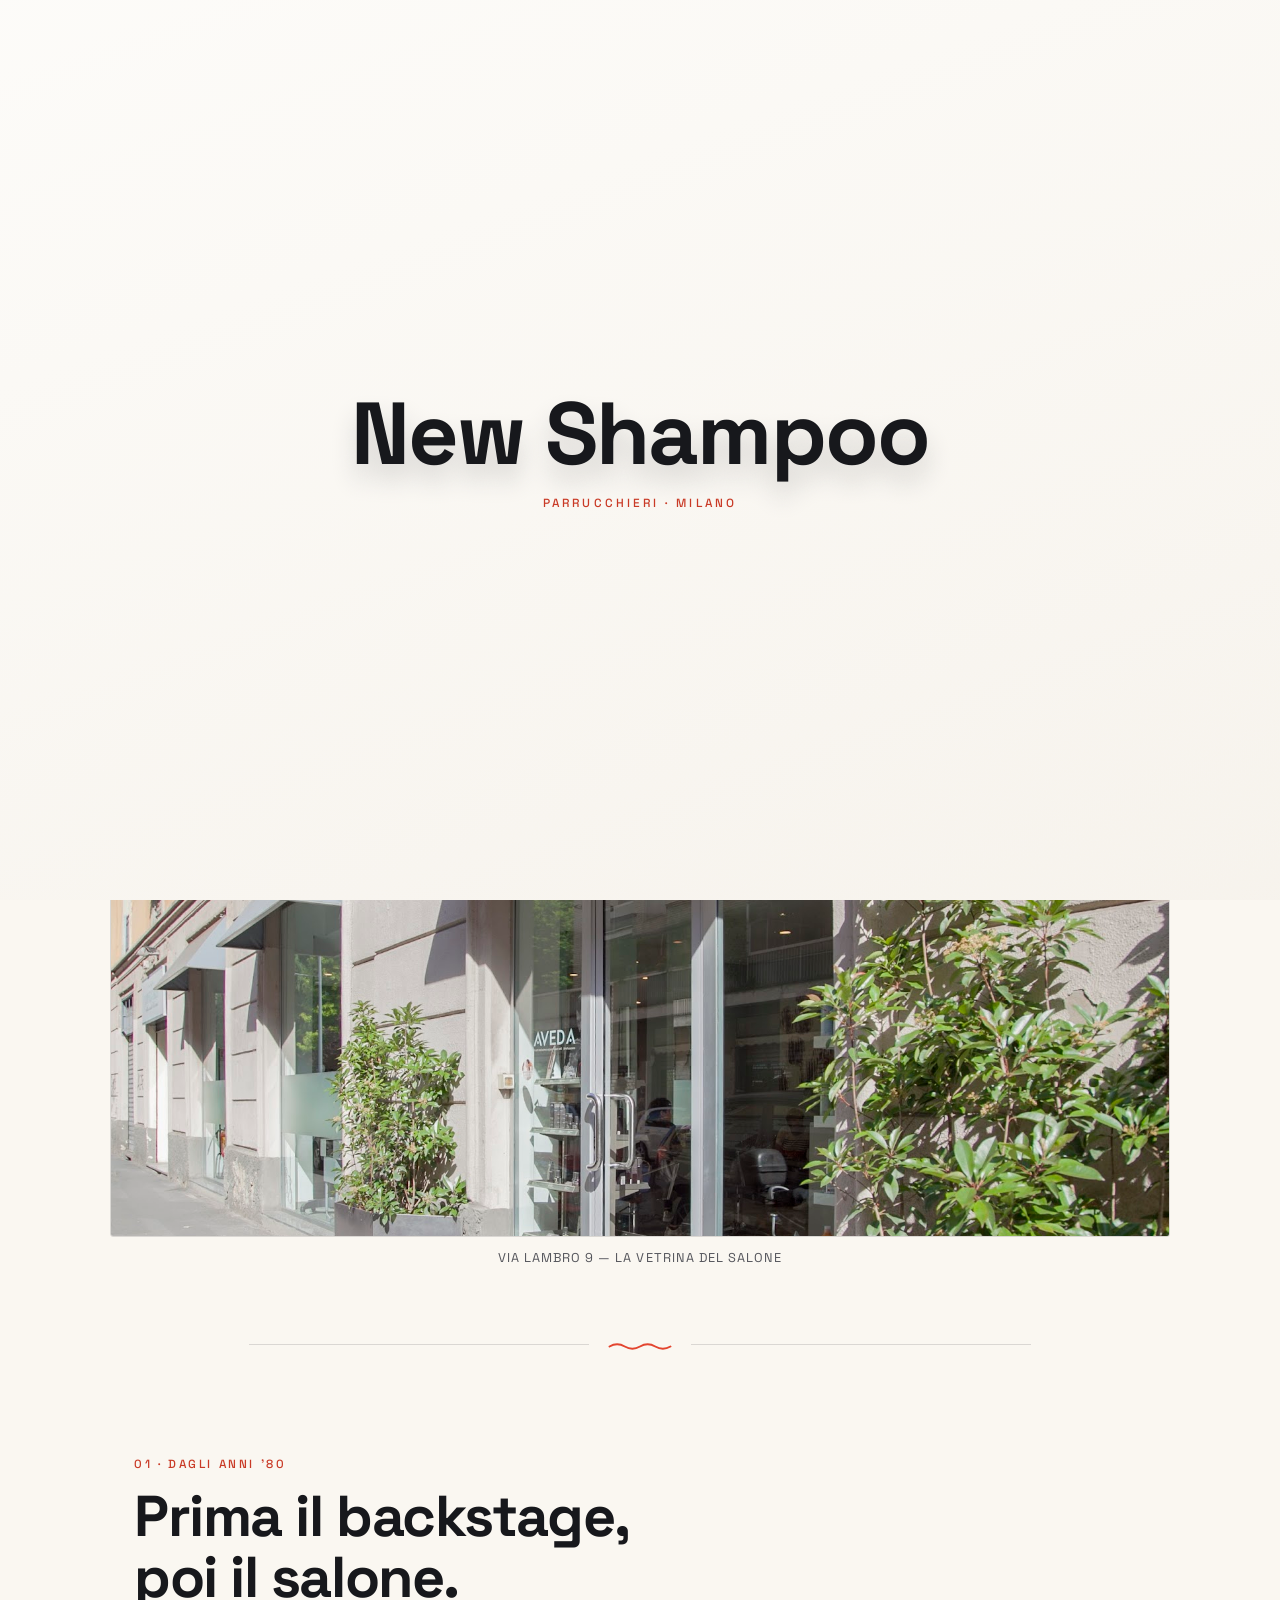
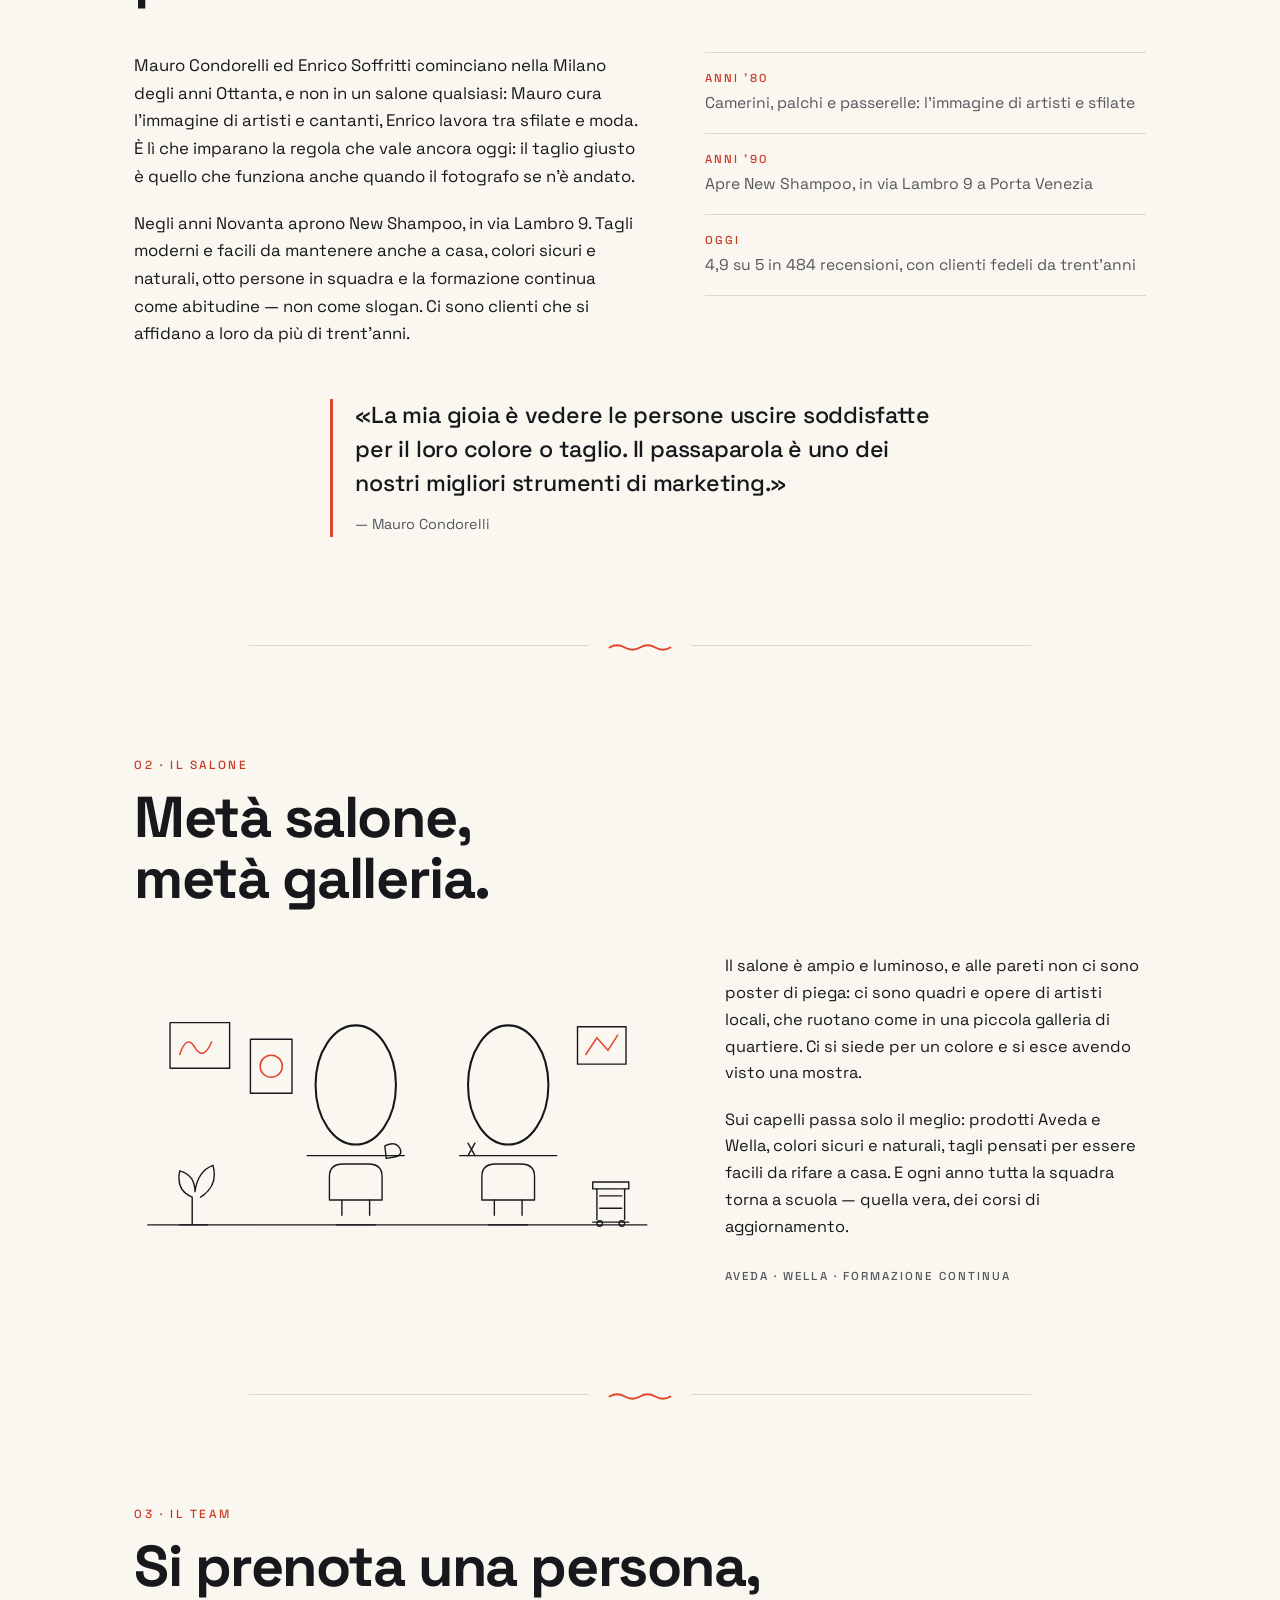
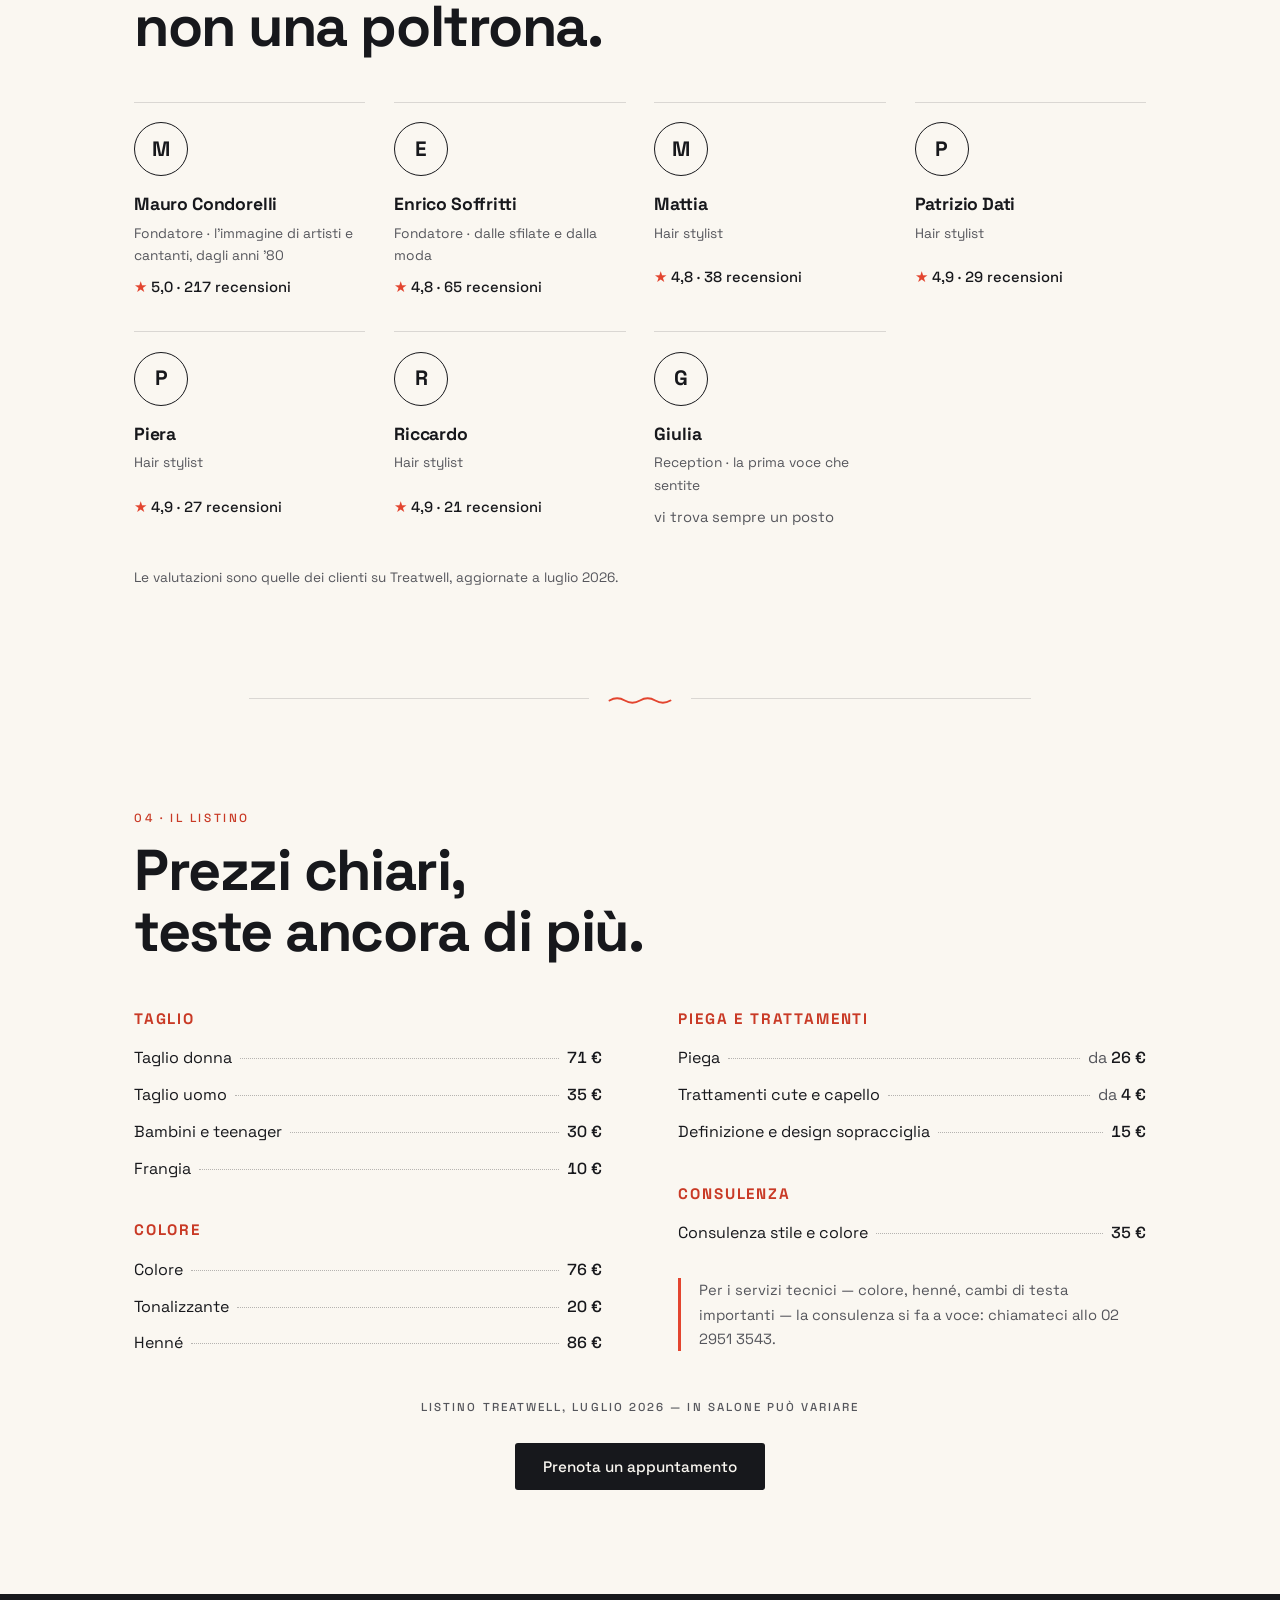
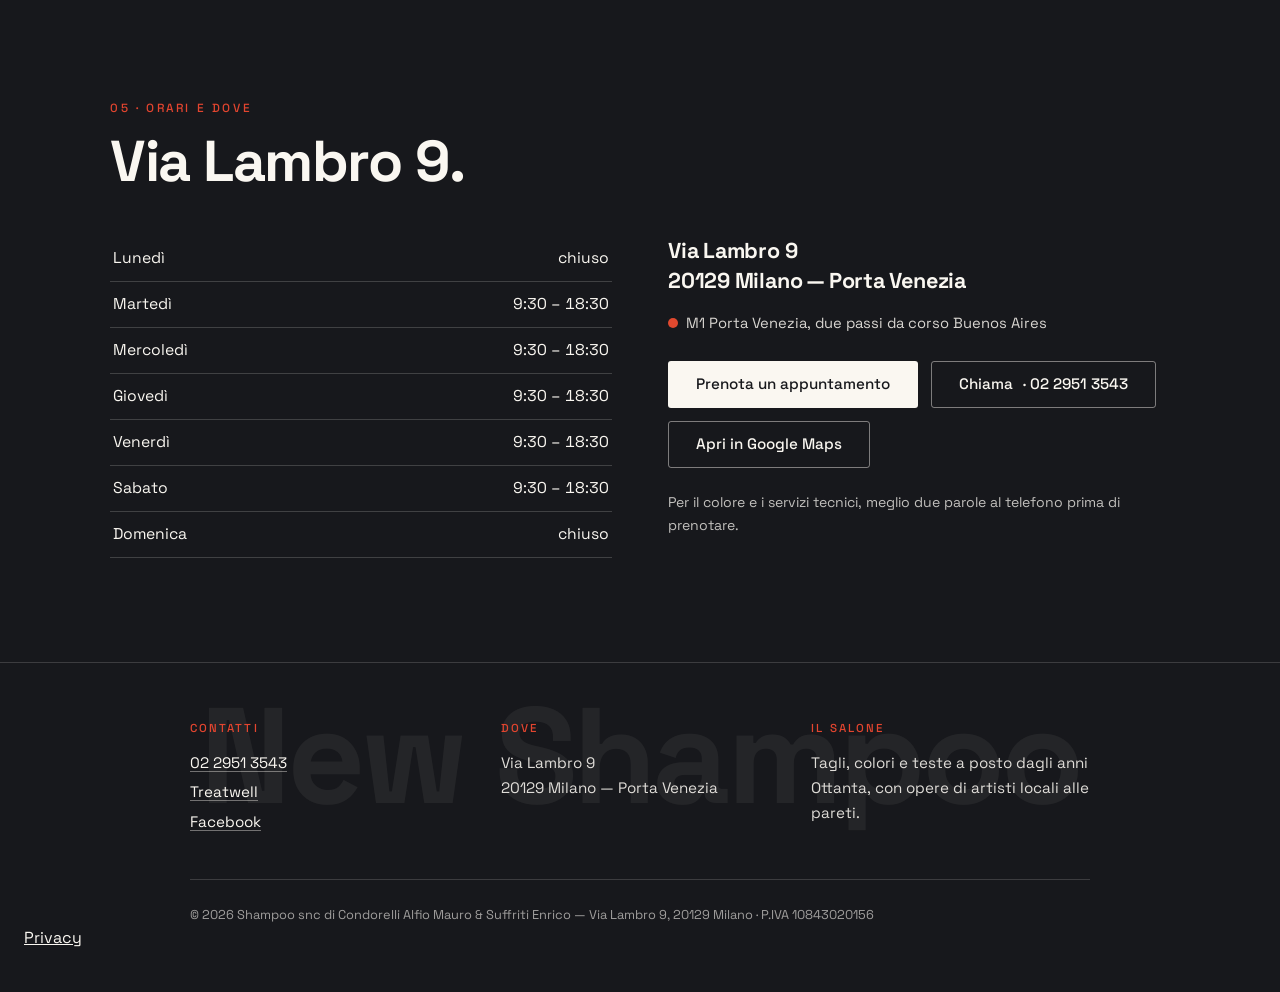
<file: index.html>
﻿<!DOCTYPE html>
<html lang="it">
<head>
  <meta charset="UTF-8">
  <meta name="viewport" content="width=device-width, initial-scale=1.0">
  <meta name="robots" content="noindex">
  <title>New Shampoo — Parrucchieri a Milano, Porta Venezia dagli anni '80 | Via Lambro 9</title>
  <meta name="description" content="New Shampoo: il salone di Mauro Condorelli ed Enrico Soffritti in via Lambro 9, Porta Venezia, Milano. Tagli e colori con prodotti Aveda e Wella, 4,9 su 5 in 484 recensioni. Listino trasparente e prenotazione online.">
  <meta property="og:title" content="New Shampoo — Parrucchieri a Milano, Porta Venezia">
  <meta property="og:description" content="Capelli perfetti, dagli anni Ottanta. Il salone-galleria di via Lambro 9: 4,9 su 5 in 484 recensioni verificate.">
  <meta property="og:type" content="website">
  <meta property="og:locale" content="it_IT">
  <meta property="og:url" content="https://rotenzark.github.io/new-shampoo/">
  <meta property="og:image" content="https://rotenzark.github.io/new-shampoo/og-image.png">
  <meta name="twitter:card" content="summary_large_image">
  <link rel="canonical" href="https://rotenzark.github.io/new-shampoo/">
  <meta name="theme-color" content="#FAF7F1">
  <link rel="icon" href="favicon.svg?v=1" type="image/svg+xml">
  <link rel="icon" href="favicon-32.png?v=1" type="image/png" sizes="32x32">
  <link rel="apple-touch-icon" href="apple-touch-icon.png?v=1">
  <script>
    document.documentElement.classList.add('js');
    try { if (sessionStorage.getItem('ns-intro')) document.documentElement.classList.add('intro-vista'); } catch (e) {}
  </script>
  <link rel="stylesheet" href="fonts/fonts.css?v=1">
  <link rel="stylesheet" href="css/style.css?v=2">
  <script type="application/ld+json">
  {
    "@context": "https://schema.org",
    "@type": "HairSalon",
    "name": "New Shampoo",
    "legalName": "Shampoo snc di Condorelli Alfio Mauro & Suffriti Enrico",
    "description": "Salone di parrucchieri a Porta Venezia, Milano: tagli moderni e facili da mantenere, colori sicuri e naturali con prodotti Aveda e Wella. Fondato da Mauro Condorelli ed Enrico Soffritti.",
    "telephone": "+390229513543",
    "priceRange": "€€",
    "url": "https://rotenzark.github.io/new-shampoo/",
    "image": "https://rotenzark.github.io/new-shampoo/og-image.png",
    "sameAs": [
      "https://www.treatwell.it/salone/new-shampoo-1/",
      "https://www.facebook.com/newshampoo1981"
    ],
    "address": {
      "@type": "PostalAddress",
      "streetAddress": "Via Lambro 9",
      "addressLocality": "Milano",
      "postalCode": "20129",
      "addressRegion": "MI",
      "addressCountry": "IT"
    },
    "areaServed": "Milano Porta Venezia",
    "hasMap": "https://www.google.com/maps/search/?api=1&query=Via+Lambro+9%2C+Milano",
    "openingHoursSpecification": [
      {
        "@type": "OpeningHoursSpecification",
        "dayOfWeek": [
          "Tuesday",
          "Wednesday",
          "Thursday",
          "Friday",
          "Saturday"
        ],
        "opens": "09:30",
        "closes": "18:30"
      }
    ]
  }
</script>
</head>
<body>

  <!-- ============ INTRO "LO SPECCHIO" ============ -->
  <div class="intro" id="intro" aria-hidden="true">
    <div class="intro-specchio">
      <p class="intro-ghost" aria-hidden="true">New Shampoo</p>
      <div class="intro-chiaro">
        <p class="intro-nome">New Shampoo</p>
        <p class="intro-riga">Parrucchieri · Milano</p>
      </div>
      <div class="intro-nebbia" aria-hidden="true"></div>
    </div>
  </div>
  <noscript><style>.intro { display: none; }</style></noscript>

  <a class="skip-link" href="#top" data-i18n="skip">Salta al contenuto</a>

  <header class="topbar">
    <a class="wordmark" href="#top" aria-label="New Shampoo — torna su" data-i18n-aria="aria_top">New Shampoo</a>
    <nav class="nav" aria-label="Navigazione principale" data-i18n-aria="aria_nav">
      <button class="nav-toggle" aria-expanded="false" aria-controls="nav-menu">
        <span class="nav-toggle-bar" aria-hidden="true"></span>
        <span data-i18n="menu">Menu</span>
      </button>
      <ul class="nav-menu" id="nav-menu">
        <li><a href="#storia" data-i18n="nav_story">Dagli anni '80</a></li>
        <li><a href="#salone" data-i18n="nav_salon">Il salone</a></li>
        <li><a href="#team" data-i18n="nav_team">Il team</a></li>
        <li><a href="#listino" data-i18n="nav_prices">Il listino</a></li>
        <li><a href="#orari" data-i18n="nav_hours">Orari e dove</a></li>
      </ul>
    </nav>
    <div class="topbar-actions">
      <div class="lang-switch" role="group" aria-label="Lingua / Language">
        <button class="lang-btn is-active" data-lang="it" aria-pressed="true">IT</button>
        <span class="lang-sep" aria-hidden="true">/</span>
        <button class="lang-btn" data-lang="en" aria-pressed="false">EN</button>
      </div>
      <a class="btn btn-pieno btn-small" href="https://www.treatwell.it/salone/new-shampoo-1/" target="_blank" rel="noopener">
        <span data-i18n="book_short">Prenota</span>
      </a>
    </div>
  </header>

  <main id="top">

    <!-- ============ HERO ============ -->
    <section class="hero">
      <p class="eyebrow" data-i18n="hero_eyebrow">Parrucchieri · Porta Venezia, Milano · Via Lambro 9</p>
      <h1 class="hero-nome">New <span class="hero-accento">Shampoo<svg class="squiggle" viewBox="0 0 220 14" fill="none" preserveAspectRatio="none" aria-hidden="true"><path d="M2 10 Q16 2 30 10 T58 10 T86 10 T114 10 T142 10 T170 10 T198 10 T218 10"/></svg></span></h1>
      <p class="hero-claim" data-i18n="hero_claim">Capelli perfetti, dagli anni Ottanta.</p>
      <p class="hero-lead" data-i18n="hero_lead">Mauro veniva dai camerini di artisti e cantanti, Enrico dalle sfilate. Da allora fanno una cosa sola, e la fanno bene: teste a posto, in via Lambro 9.</p>
      <div class="hero-cta">
        <a class="btn btn-pieno" href="https://www.treatwell.it/salone/new-shampoo-1/" target="_blank" rel="noopener" data-i18n="book_cta">Prenota un appuntamento</a>
        <a class="btn btn-quieto" href="#listino" data-i18n="prices_cta">Guarda il listino</a>
      </div>
      <a class="hero-badge" href="https://www.treatwell.it/salone/new-shampoo-1/" target="_blank" rel="noopener">
        <span class="badge-voto">4,9<span class="badge-su">/5</span></span>
        <span class="badge-testo" data-i18n="hero_badge">484 recensioni verificate su Treatwell</span>
      </a>
      <figure class="hero-foto">
        <img src="assets/img/vetrina.jpg" alt="La vetrina di New Shampoo in via Lambro 9: facciata chiara, insegna Aveda e la scritta New Shampoo sul vetro" data-i18n-alt="hero_foto_alt" width="1600" height="1066">
        <figcaption data-i18n="hero_foto_cap">Via Lambro 9 — la vetrina del salone</figcaption>
      </figure>
    </section>

    <div class="filo" aria-hidden="true"><svg viewBox="0 0 84 12" fill="none"><path d="M2 8 Q12 2 22 8 T42 8 T62 8 T82 8"/></svg></div>

    <!-- ============ DAGLI ANNI '80 ============ -->
    <section class="sezione" id="storia">
      <p class="sezione-num" data-i18n="story_num">01 · Dagli anni '80</p>
      <h2 class="sezione-titolo" data-i18n="story_title">Prima il backstage,<br>poi il salone.</h2>
      <div class="storia-griglia">
        <div class="storia-testo">
          <p data-i18n="story_p1">Mauro Condorelli ed Enrico Soffritti cominciano nella Milano degli anni Ottanta, e non in un salone qualsiasi: Mauro cura l'immagine di artisti e cantanti, Enrico lavora tra sfilate e moda. È lì che imparano la regola che vale ancora oggi: il taglio giusto è quello che funziona anche quando il fotografo se n'è andato.</p>
          <p data-i18n="story_p2">Negli anni Novanta aprono New Shampoo, in via Lambro 9. Tagli moderni e facili da mantenere anche a casa, colori sicuri e naturali, otto persone in squadra e la formazione continua come abitudine — non come slogan. Ci sono clienti che si affidano a loro da più di trent'anni.</p>
        </div>
        <ul class="tappe">
          <li class="tappa">
            <span class="tappa-quando mono" data-i18n="t1_q">Anni '80</span>
            <span class="tappa-cosa" data-i18n="t1_c">Camerini, palchi e passerelle: l'immagine di artisti e sfilate</span>
          </li>
          <li class="tappa">
            <span class="tappa-quando mono" data-i18n="t2_q">Anni '90</span>
            <span class="tappa-cosa" data-i18n="t2_c">Apre New Shampoo, in via Lambro 9 a Porta Venezia</span>
          </li>
          <li class="tappa">
            <span class="tappa-quando mono" data-i18n="t3_q">Oggi</span>
            <span class="tappa-cosa" data-i18n="t3_c">4,9 su 5 in 484 recensioni, con clienti fedeli da trent'anni</span>
          </li>
        </ul>
      </div>
      <blockquote class="citazione">
        <p data-i18n="quote">«La mia gioia è vedere le persone uscire soddisfatte per il loro colore o taglio. Il passaparola è uno dei nostri migliori strumenti di marketing.»</p>
        <cite>— Mauro Condorelli</cite>
      </blockquote>
    </section>

    <div class="filo" aria-hidden="true"><svg viewBox="0 0 84 12" fill="none"><path d="M2 8 Q12 2 22 8 T42 8 T62 8 T82 8"/></svg></div>

    <!-- ============ IL SALONE ============ -->
    <section class="sezione" id="salone">
      <p class="sezione-num" data-i18n="salon_num">02 · Il salone</p>
      <h2 class="sezione-titolo" data-i18n="salon_title">Metà salone,<br>metà galleria.</h2>
      <div class="salone-griglia">
        <svg class="salone-illustrazione reveal" viewBox="0 0 760 400" fill="none" focusable="false" role="img" aria-label="Illustrazione al tratto del salone: specchi, poltrone e quadri alle pareti" data-i18n-aria="salon_illu">
          <!-- pavimento -->
          <line class="tratto" x1="20" y1="352" x2="740" y2="352"/>
          <!-- quadri alle pareti -->
          <rect class="tratto" x="52" y="60" width="86" height="66"/>
          <path class="tratto-accento" d="M66 106 Q76 76 88 96 T112 88" />
          <rect class="tratto" x="168" y="84" width="60" height="78"/>
          <circle class="tratto-accento" cx="198" cy="123" r="16"/>
          <rect class="tratto" x="640" y="66" width="70" height="54"/>
          <path class="tratto-accento" d="M652 106 L668 82 L684 100 L698 78"/>
          <!-- specchio ovale sinistro con mensola e phon -->
          <ellipse class="tratto spesso" cx="320" cy="150" rx="58" ry="86"/>
          <line class="tratto" x1="250" y1="252" x2="390" y2="252"/>
          <path class="tratto" d="M362 238 q16 -8 22 4 q4 10 -8 12 l-12 2 Z"/>
          <!-- poltrona sinistra -->
          <path class="tratto" d="M282 282 q0 -18 20 -18 h36 q20 0 20 18 v34 h-76 Z"/>
          <path class="tratto" d="M300 316 v22 m40 -22 v22 M292 352 h56"/>
          <!-- specchio ovale destro -->
          <ellipse class="tratto spesso" cx="540" cy="150" rx="58" ry="86"/>
          <line class="tratto" x1="470" y1="252" x2="610" y2="252"/>
          <path class="tratto" d="M482 234 l10 18 m0 -18 l-10 18"/>
          <!-- poltrona destra -->
          <path class="tratto" d="M502 282 q0 -18 20 -18 h36 q20 0 20 18 v34 h-76 Z"/>
          <path class="tratto" d="M520 316 v22 m40 -22 v22 M512 352 h56"/>
          <!-- pianta -->
          <path class="tratto" d="M84 352 v-40 q-24 -10 -18 -38 q22 6 22 30 q4 -30 26 -38 q8 30 -18 46 M66 352 h40"/>
          <!-- carrello -->
          <rect class="tratto" x="662" y="290" width="52" height="10"/>
          <path class="tratto" d="M668 300 v44 m40 -44 v44 m-46 4 h52 M672 310 h32 M672 328 h32"/>
          <circle class="tratto" cx="672" cy="350" r="4"/>
          <circle class="tratto" cx="704" cy="350" r="4"/>
        </svg>
        <div class="salone-testo">
          <p data-i18n="salon_p1">Il salone è ampio e luminoso, e alle pareti non ci sono poster di piega: ci sono quadri e opere di artisti locali, che ruotano come in una piccola galleria di quartiere. Ci si siede per un colore e si esce avendo visto una mostra.</p>
          <p data-i18n="salon_p2">Sui capelli passa solo il meglio: prodotti Aveda e Wella, colori sicuri e naturali, tagli pensati per essere facili da rifare a casa. E ogni anno tutta la squadra torna a scuola — quella vera, dei corsi di aggiornamento.</p>
          <p class="salone-marchi mono" data-i18n="salon_brands">Aveda · Wella · Formazione continua</p>
        </div>
      </div>
    </section>

    <div class="filo" aria-hidden="true"><svg viewBox="0 0 84 12" fill="none"><path d="M2 8 Q12 2 22 8 T42 8 T62 8 T82 8"/></svg></div>

    <!-- ============ IL TEAM ============ -->
    <section class="sezione" id="team">
      <p class="sezione-num" data-i18n="team_num">03 · Il team</p>
      <h2 class="sezione-titolo" data-i18n="team_title">Si prenota una persona,<br>non una poltrona.</h2>
      <ul class="squadra">
        <li class="persona reveal">
          <span class="persona-avatar" aria-hidden="true">M</span>
          <h3 class="persona-nome">Mauro Condorelli</h3>
          <p class="persona-ruolo" data-i18n="p1_r">Fondatore · l'immagine di artisti e cantanti, dagli anni '80</p>
          <p class="persona-voto"><span class="stella" aria-hidden="true">★</span> 5,0 · <span data-i18n="rev217">217 recensioni</span></p>
        </li>
        <li class="persona reveal">
          <span class="persona-avatar" aria-hidden="true">E</span>
          <h3 class="persona-nome">Enrico Soffritti</h3>
          <p class="persona-ruolo" data-i18n="p2_r">Fondatore · dalle sfilate e dalla moda</p>
          <p class="persona-voto"><span class="stella" aria-hidden="true">★</span> 4,8 · <span data-i18n="rev65">65 recensioni</span></p>
        </li>
        <li class="persona reveal">
          <span class="persona-avatar" aria-hidden="true">M</span>
          <h3 class="persona-nome">Mattia</h3>
          <p class="persona-ruolo" data-i18n="p_style">Hair stylist</p>
          <p class="persona-voto"><span class="stella" aria-hidden="true">★</span> 4,8 · <span data-i18n="rev38">38 recensioni</span></p>
        </li>
        <li class="persona reveal">
          <span class="persona-avatar" aria-hidden="true">P</span>
          <h3 class="persona-nome">Patrizio Dati</h3>
          <p class="persona-ruolo" data-i18n="p_style">Hair stylist</p>
          <p class="persona-voto"><span class="stella" aria-hidden="true">★</span> 4,9 · <span data-i18n="rev29">29 recensioni</span></p>
        </li>
        <li class="persona reveal">
          <span class="persona-avatar" aria-hidden="true">P</span>
          <h3 class="persona-nome">Piera</h3>
          <p class="persona-ruolo" data-i18n="p_style">Hair stylist</p>
          <p class="persona-voto"><span class="stella" aria-hidden="true">★</span> 4,9 · <span data-i18n="rev27">27 recensioni</span></p>
        </li>
        <li class="persona reveal">
          <span class="persona-avatar" aria-hidden="true">R</span>
          <h3 class="persona-nome">Riccardo</h3>
          <p class="persona-ruolo" data-i18n="p_style">Hair stylist</p>
          <p class="persona-voto"><span class="stella" aria-hidden="true">★</span> 4,9 · <span data-i18n="rev21">21 recensioni</span></p>
        </li>
        <li class="persona reveal">
          <span class="persona-avatar" aria-hidden="true">G</span>
          <h3 class="persona-nome">Giulia</h3>
          <p class="persona-ruolo" data-i18n="p_rec">Reception · la prima voce che sentite</p>
          <p class="persona-voto persona-voto-quieto" data-i18n="p_rec2">vi trova sempre un posto</p>
        </li>
      </ul>
      <p class="squadra-nota" data-i18n="team_note">Le valutazioni sono quelle dei clienti su Treatwell, aggiornate a luglio 2026.</p>
    </section>

    <div class="filo" aria-hidden="true"><svg viewBox="0 0 84 12" fill="none"><path d="M2 8 Q12 2 22 8 T42 8 T62 8 T82 8"/></svg></div>

    <!-- ============ IL LISTINO ============ -->
    <section class="sezione" id="listino">
      <p class="sezione-num" data-i18n="prices_num">04 · Il listino</p>
      <h2 class="sezione-titolo" data-i18n="prices_title">Prezzi chiari,<br>teste ancora di più.</h2>

      <div class="listino-colonne">
        <div class="listino-cat">
          <h3 class="cat-nome" data-i18n="c1">Taglio</h3>
          <ul class="voci">
            <li class="voce"><span class="voce-nome" data-i18n="v1">Taglio donna</span><span class="voce-punti" aria-hidden="true"></span><span class="voce-prezzo">71 €</span></li>
            <li class="voce"><span class="voce-nome" data-i18n="v2">Taglio uomo</span><span class="voce-punti" aria-hidden="true"></span><span class="voce-prezzo">35 €</span></li>
            <li class="voce"><span class="voce-nome" data-i18n="v3">Bambini e teenager</span><span class="voce-punti" aria-hidden="true"></span><span class="voce-prezzo">30 €</span></li>
            <li class="voce"><span class="voce-nome" data-i18n="v4">Frangia</span><span class="voce-punti" aria-hidden="true"></span><span class="voce-prezzo">10 €</span></li>
          </ul>
          <h3 class="cat-nome cat-nome-dopo" data-i18n="c2">Colore</h3>
          <ul class="voci">
            <li class="voce"><span class="voce-nome" data-i18n="v5">Colore</span><span class="voce-punti" aria-hidden="true"></span><span class="voce-prezzo">76 €</span></li>
            <li class="voce"><span class="voce-nome" data-i18n="v6">Tonalizzante</span><span class="voce-punti" aria-hidden="true"></span><span class="voce-prezzo">20 €</span></li>
            <li class="voce"><span class="voce-nome" data-i18n="v7">Henné</span><span class="voce-punti" aria-hidden="true"></span><span class="voce-prezzo">86 €</span></li>
          </ul>
        </div>
        <div class="listino-cat">
          <h3 class="cat-nome" data-i18n="c3">Piega e trattamenti</h3>
          <ul class="voci">
            <li class="voce"><span class="voce-nome" data-i18n="v8">Piega</span><span class="voce-punti" aria-hidden="true"></span><span class="voce-prezzo"><span data-i18n="da">da</span> 26 €</span></li>
            <li class="voce"><span class="voce-nome" data-i18n="v9">Trattamenti cute e capello</span><span class="voce-punti" aria-hidden="true"></span><span class="voce-prezzo"><span data-i18n="da">da</span> 4 €</span></li>
            <li class="voce"><span class="voce-nome" data-i18n="v10">Definizione e design sopracciglia</span><span class="voce-punti" aria-hidden="true"></span><span class="voce-prezzo">15 €</span></li>
          </ul>
          <h3 class="cat-nome cat-nome-dopo" data-i18n="c4">Consulenza</h3>
          <ul class="voci">
            <li class="voce"><span class="voce-nome" data-i18n="v11">Consulenza stile e colore</span><span class="voce-punti" aria-hidden="true"></span><span class="voce-prezzo">35 €</span></li>
          </ul>
          <p class="listino-voce-nota" data-i18n="tech_note">Per i servizi tecnici — colore, henné, cambi di testa importanti — la consulenza si fa a voce: chiamateci allo 02 2951 3543.</p>
        </div>
      </div>
      <p class="listino-nota mono" data-i18n="prices_note">Listino Treatwell, luglio 2026 — in salone può variare</p>
      <div class="listino-cta">
        <a class="btn btn-pieno" href="https://www.treatwell.it/salone/new-shampoo-1/" target="_blank" rel="noopener" data-i18n="book_cta">Prenota un appuntamento</a>
      </div>
    </section>

    <!-- ============ ORARI E DOVE ============ -->
    <section class="sezione sezione-scura" id="orari">
      <p class="sezione-num sezione-num-chiara" data-i18n="hours_num">05 · Orari e dove</p>
      <h2 class="sezione-titolo" data-i18n="hours_title">Via Lambro 9.</h2>
      <div class="orari-dove">
        <table class="orari-tabella">
          <caption class="visually-hidden" data-i18n="hours_caption">Orari di apertura</caption>
          <tbody>
            <tr><th scope="row" data-i18n="mon">Lunedì</th><td data-i18n="closed">chiuso</td></tr>
            <tr><th scope="row" data-i18n="tue">Martedì</th><td>9:30 – 18:30</td></tr>
            <tr><th scope="row" data-i18n="wed">Mercoledì</th><td>9:30 – 18:30</td></tr>
            <tr><th scope="row" data-i18n="thu">Giovedì</th><td>9:30 – 18:30</td></tr>
            <tr><th scope="row" data-i18n="fri">Venerdì</th><td>9:30 – 18:30</td></tr>
            <tr><th scope="row" data-i18n="sat">Sabato</th><td>9:30 – 18:30</td></tr>
            <tr><th scope="row" data-i18n="sun">Domenica</th><td data-i18n="closed">chiuso</td></tr>
          </tbody>
        </table>
        <div class="dove">
          <address class="dove-indirizzo">
            Via Lambro 9<br>
            20129 Milano — Porta Venezia
          </address>
          <p class="dove-metro"><span class="metro-dot" aria-hidden="true"></span> <span data-i18n="metro">M1 Porta Venezia, due passi da corso Buenos Aires</span></p>
          <div class="dove-azioni">
            <a class="btn btn-chiaro" href="https://www.treatwell.it/salone/new-shampoo-1/" target="_blank" rel="noopener" data-i18n="book_cta">Prenota un appuntamento</a>
            <a class="btn btn-quieto-chiaro" href="tel:+390229513543"><span data-i18n="call_cta">Chiama</span>&nbsp;· 02 2951 3543</a>
            <a class="btn btn-quieto-chiaro" href="https://www.google.com/maps/search/?api=1&query=Via+Lambro+9%2C+Milano" target="_blank" rel="noopener" data-i18n="maps">Apri in Google Maps</a>
          </div>
          <p class="dove-note" data-i18n="phone_note">Per il colore e i servizi tecnici, meglio due parole al telefono prima di prenotare.</p>
        </div>
      </div>
    </section>

  </main>

  <!-- ============ FOOTER ============ -->
  <footer class="footer">
    <p class="footer-wordmark" aria-hidden="true">New Shampoo</p>
    <div class="footer-cols">
      <div>
        <h3 data-i18n="f_contacts">Contatti</h3>
        <p><a href="tel:+390229513543">02 2951 3543</a></p>
        <p><a href="https://www.treatwell.it/salone/new-shampoo-1/" target="_blank" rel="noopener">Treatwell</a></p>
        <p><a href="https://www.facebook.com/newshampoo1981" target="_blank" rel="noopener">Facebook</a></p>
      </div>
      <div>
        <h3 data-i18n="f_where">Dove</h3>
        <p>Via Lambro 9<br>20129 Milano — Porta Venezia</p>
      </div>
      <div>
        <h3 data-i18n="f_what">Il salone</h3>
        <p data-i18n="f_line">Tagli, colori e teste a posto dagli anni Ottanta, con opere di artisti locali alle pareti.</p>
      </div>
    </div>
    <p class="footer-legal">© <span data-current-year>2026</span> Shampoo snc di Condorelli Alfio Mauro &amp; Suffriti Enrico — Via Lambro 9, 20129 Milano · P.IVA 10843020156</p>
    <p class="privacy-link"><a href="privacy.html">Privacy</a></p>
</footer>

  <script src="js/main.js?v=3"></script>
</body>
</html>
</file>
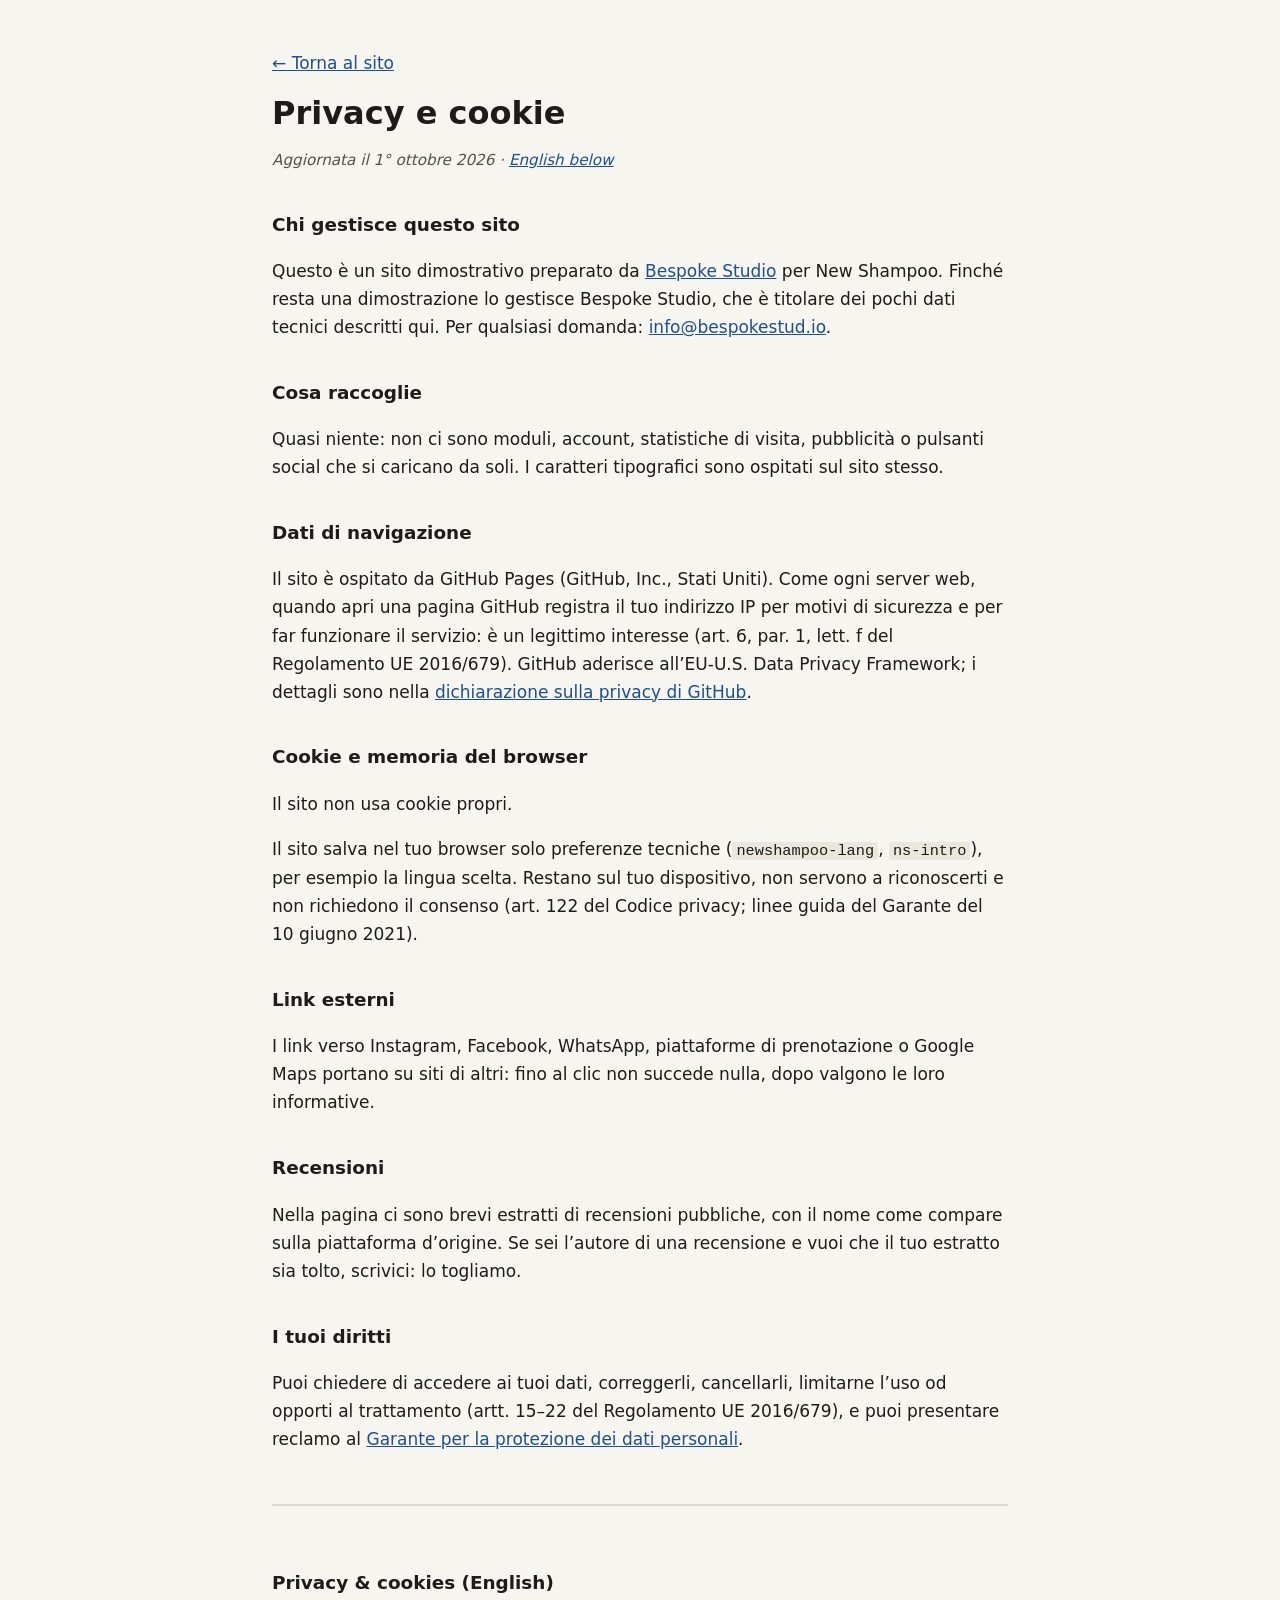
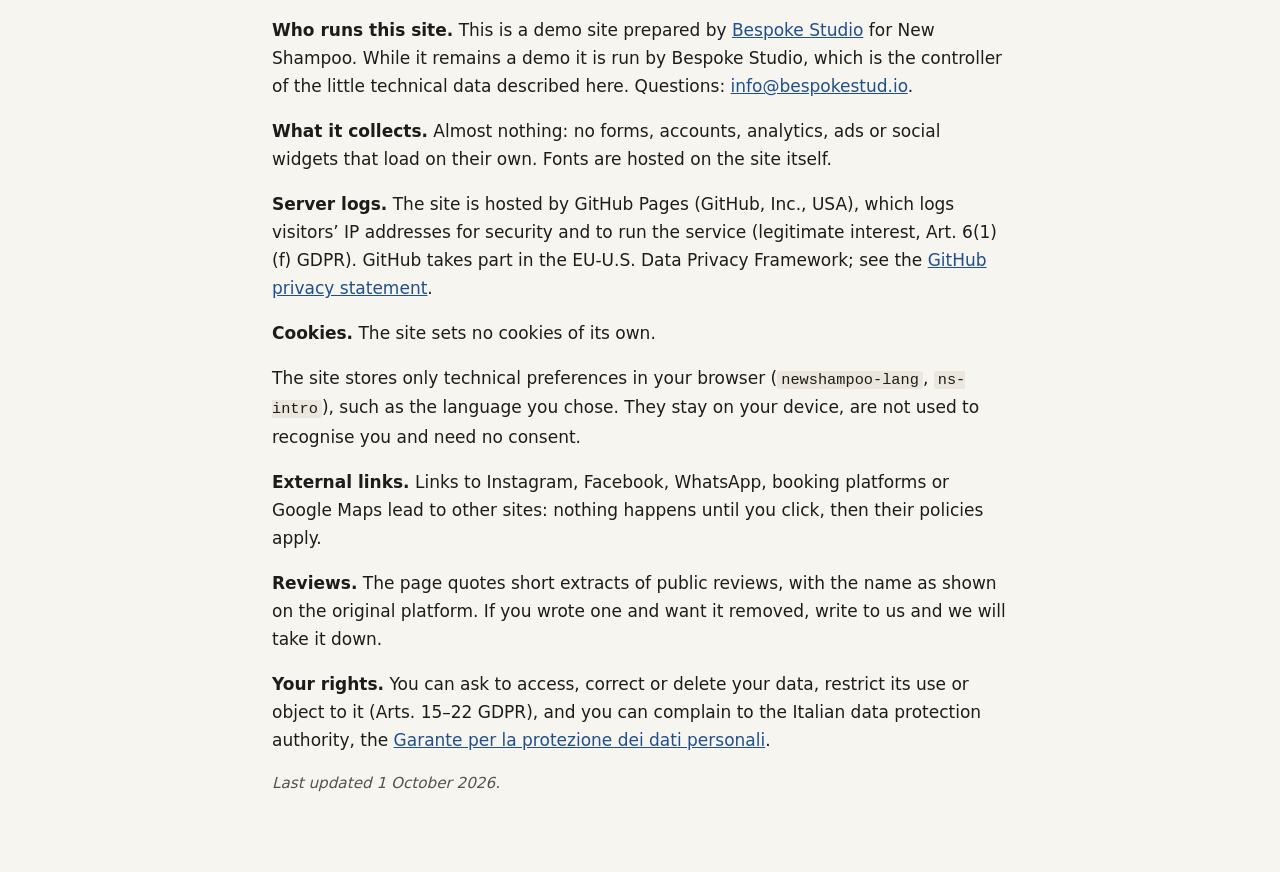
<file: privacy.html>
<!DOCTYPE html>
<html lang="it">
<head>
  <meta charset="UTF-8">
  <meta name="viewport" content="width=device-width, initial-scale=1.0">
  <meta name="robots" content="noindex">
  <title>Privacy e cookie · New Shampoo</title>
  <meta name="description" content="Informativa privacy e cookie del sito New Shampoo.">
  <style>
    body { margin: 0; background: #f7f5f0; color: #1d1c1a; font: 17px/1.65 system-ui, -apple-system, "Segoe UI", Roboto, sans-serif; }
    main { max-width: 46rem; margin: 0 auto; padding: 32px 20px 64px; }
    h1 { font-size: 2rem; line-height: 1.2; margin: 0.4em 0 0.2em; }
    h2 { font-size: 1.15rem; margin: 2em 0 0.4em; }
    a { color: #1f4f8f; }
    .data { color: #55524c; font-style: italic; font-size: 0.95rem; }
    .en { margin-top: 3em; padding-top: 1.5em; border-top: 2px solid #ddd8cc; }
    code { font-size: 0.9em; background: #ebe7dc; padding: 0 4px; border-radius: 3px; }
  </style>
</head>
<body>
<main>
  <p><a href="index.html">← Torna al sito</a></p>
  <h1>Privacy e cookie</h1>
  <p class="data">Aggiornata il 1° ottobre 2026 · <a href="#english" lang="en">English below</a></p>
  <h2>Chi gestisce questo sito</h2>
  <p>Questo è un sito dimostrativo preparato da <a href="https://bespokestud.io" rel="noopener">Bespoke Studio</a> per New Shampoo. Finché resta una dimostrazione lo gestisce Bespoke Studio, che è titolare dei pochi dati tecnici descritti qui. Per qualsiasi domanda: <a href="mailto:info@bespokestud.io">info@bespokestud.io</a>.</p>
  <h2>Cosa raccoglie</h2>
  <p>Quasi niente: non ci sono moduli, account, statistiche di visita, pubblicità o pulsanti social che si caricano da soli. I caratteri tipografici sono ospitati sul sito stesso.</p>
  <h2>Dati di navigazione</h2>
  <p>Il sito è ospitato da GitHub Pages (GitHub, Inc., Stati Uniti). Come ogni server web, quando apri una pagina GitHub registra il tuo indirizzo IP per motivi di sicurezza e per far funzionare il servizio: è un legittimo interesse (art. 6, par. 1, lett. f del Regolamento UE 2016/679). GitHub aderisce all’EU-U.S. Data Privacy Framework; i dettagli sono nella <a href="https://docs.github.com/site-policy/privacy-policies/github-general-privacy-statement" rel="noopener">dichiarazione sulla privacy di GitHub</a>.</p>
  
  <h2>Cookie e memoria del browser</h2>
  <p>Il sito non usa cookie propri.</p>
  <p>Il sito salva nel tuo browser solo preferenze tecniche (<code>newshampoo-lang</code>, <code>ns-intro</code>), per esempio la lingua scelta. Restano sul tuo dispositivo, non servono a riconoscerti e non richiedono il consenso (art. 122 del Codice privacy; linee guida del Garante del 10 giugno 2021).</p>
  
  <h2>Link esterni</h2>
  <p>I link verso Instagram, Facebook, WhatsApp, piattaforme di prenotazione o Google Maps portano su siti di altri: fino al clic non succede nulla, dopo valgono le loro informative.</p>
  <h2>Recensioni</h2>
  <p>Nella pagina ci sono brevi estratti di recensioni pubbliche, con il nome come compare sulla piattaforma d’origine. Se sei l’autore di una recensione e vuoi che il tuo estratto sia tolto, scrivici: lo togliamo.</p>
  <h2>I tuoi diritti</h2>
  <p>Puoi chiedere di accedere ai tuoi dati, correggerli, cancellarli, limitarne l’uso od opporti al trattamento (artt. 15–22 del Regolamento UE 2016/679), e puoi presentare reclamo al <a href="https://www.garanteprivacy.it" rel="noopener">Garante per la protezione dei dati personali</a>.</p>
  <div class="en" id="english" lang="en">
    <h2>Privacy &amp; cookies (English)</h2>
    <p><strong>Who runs this site.</strong> This is a demo site prepared by <a href="https://bespokestud.io" rel="noopener">Bespoke Studio</a> for New Shampoo. While it remains a demo it is run by Bespoke Studio, which is the controller of the little technical data described here. Questions: <a href="mailto:info@bespokestud.io">info@bespokestud.io</a>.</p>
    <p><strong>What it collects.</strong> Almost nothing: no forms, accounts, analytics, ads or social widgets that load on their own. Fonts are hosted on the site itself.</p>
    <p><strong>Server logs.</strong> The site is hosted by GitHub Pages (GitHub, Inc., USA), which logs visitors’ IP addresses for security and to run the service (legitimate interest, Art. 6(1)(f) GDPR). GitHub takes part in the EU-U.S. Data Privacy Framework; see the <a href="https://docs.github.com/site-policy/privacy-policies/github-general-privacy-statement" rel="noopener">GitHub privacy statement</a>.</p>
    
    <p><strong>Cookies.</strong> The site sets no cookies of its own.</p>
    <p>The site stores only technical preferences in your browser (<code>newshampoo-lang</code>, <code>ns-intro</code>), such as the language you chose. They stay on your device, are not used to recognise you and need no consent.</p>
    
    <p><strong>External links.</strong> Links to Instagram, Facebook, WhatsApp, booking platforms or Google Maps lead to other sites: nothing happens until you click, then their policies apply.</p>
    <p><strong>Reviews.</strong> The page quotes short extracts of public reviews, with the name as shown on the original platform. If you wrote one and want it removed, write to us and we will take it down.</p>
    <p><strong>Your rights.</strong> You can ask to access, correct or delete your data, restrict its use or object to it (Arts. 15–22 GDPR), and you can complain to the Italian data protection authority, the <a href="https://www.garanteprivacy.it" rel="noopener">Garante per la protezione dei dati personali</a>.</p>
    <p class="data">Last updated 1 October 2026.</p>
  </div>
</main>
</body>
</html>
</file>
<file: fonts/fonts.css>
/* Caratteri ospitati sul sito: nessuna richiesta a Google Fonts o Fontshare (giro privacy 1/10/2026). Licenze in LICENSE.txt. */
/* vietnamese */
@font-face {
  font-family: 'Space Grotesk';
  font-style: normal;
  font-weight: 400;
  font-display: swap;
  src: url(spacegrotesk-v22-V8mDoQDjQSkFtoMM3T6r8E7mPb54C-s0.woff2) format('woff2');
  unicode-range: U+0102-0103, U+0110-0111, U+0128-0129, U+0168-0169, U+01A0-01A1, U+01AF-01B0, U+0300-0301, U+0303-0304, U+0308-0309, U+0323, U+0329, U+1EA0-1EF9, U+20AB;
}
/* latin-ext */
@font-face {
  font-family: 'Space Grotesk';
  font-style: normal;
  font-weight: 400;
  font-display: swap;
  src: url(spacegrotesk-v22-V8mDoQDjQSkFtoMM3T6r8E7mPb94C-s0.woff2) format('woff2');
  unicode-range: U+0100-02BA, U+02BD-02C5, U+02C7-02CC, U+02CE-02D7, U+02DD-02FF, U+0304, U+0308, U+0329, U+1D00-1DBF, U+1E00-1E9F, U+1EF2-1EFF, U+2020, U+20A0-20AB, U+20AD-20C0, U+2113, U+2C60-2C7F, U+A720-A7FF;
}
/* latin */
@font-face {
  font-family: 'Space Grotesk';
  font-style: normal;
  font-weight: 400;
  font-display: swap;
  src: url(spacegrotesk-v22-V8mDoQDjQSkFtoMM3T6r8E7mPbF4Cw.woff2) format('woff2');
  unicode-range: U+0000-00FF, U+0131, U+0152-0153, U+02BB-02BC, U+02C6, U+02DA, U+02DC, U+0304, U+0308, U+0329, U+2000-206F, U+20AC, U+2122, U+2191, U+2193, U+2212, U+2215, U+FEFF, U+FFFD;
}
/* vietnamese */
@font-face {
  font-family: 'Space Grotesk';
  font-style: normal;
  font-weight: 500;
  font-display: swap;
  src: url(spacegrotesk-v22-V8mDoQDjQSkFtoMM3T6r8E7mPb54C-s0.woff2) format('woff2');
  unicode-range: U+0102-0103, U+0110-0111, U+0128-0129, U+0168-0169, U+01A0-01A1, U+01AF-01B0, U+0300-0301, U+0303-0304, U+0308-0309, U+0323, U+0329, U+1EA0-1EF9, U+20AB;
}
/* latin-ext */
@font-face {
  font-family: 'Space Grotesk';
  font-style: normal;
  font-weight: 500;
  font-display: swap;
  src: url(spacegrotesk-v22-V8mDoQDjQSkFtoMM3T6r8E7mPb94C-s0.woff2) format('woff2');
  unicode-range: U+0100-02BA, U+02BD-02C5, U+02C7-02CC, U+02CE-02D7, U+02DD-02FF, U+0304, U+0308, U+0329, U+1D00-1DBF, U+1E00-1E9F, U+1EF2-1EFF, U+2020, U+20A0-20AB, U+20AD-20C0, U+2113, U+2C60-2C7F, U+A720-A7FF;
}
/* latin */
@font-face {
  font-family: 'Space Grotesk';
  font-style: normal;
  font-weight: 500;
  font-display: swap;
  src: url(spacegrotesk-v22-V8mDoQDjQSkFtoMM3T6r8E7mPbF4Cw.woff2) format('woff2');
  unicode-range: U+0000-00FF, U+0131, U+0152-0153, U+02BB-02BC, U+02C6, U+02DA, U+02DC, U+0304, U+0308, U+0329, U+2000-206F, U+20AC, U+2122, U+2191, U+2193, U+2212, U+2215, U+FEFF, U+FFFD;
}
/* vietnamese */
@font-face {
  font-family: 'Space Grotesk';
  font-style: normal;
  font-weight: 700;
  font-display: swap;
  src: url(spacegrotesk-v22-V8mDoQDjQSkFtoMM3T6r8E7mPb54C-s0.woff2) format('woff2');
  unicode-range: U+0102-0103, U+0110-0111, U+0128-0129, U+0168-0169, U+01A0-01A1, U+01AF-01B0, U+0300-0301, U+0303-0304, U+0308-0309, U+0323, U+0329, U+1EA0-1EF9, U+20AB;
}
/* latin-ext */
@font-face {
  font-family: 'Space Grotesk';
  font-style: normal;
  font-weight: 700;
  font-display: swap;
  src: url(spacegrotesk-v22-V8mDoQDjQSkFtoMM3T6r8E7mPb94C-s0.woff2) format('woff2');
  unicode-range: U+0100-02BA, U+02BD-02C5, U+02C7-02CC, U+02CE-02D7, U+02DD-02FF, U+0304, U+0308, U+0329, U+1D00-1DBF, U+1E00-1E9F, U+1EF2-1EFF, U+2020, U+20A0-20AB, U+20AD-20C0, U+2113, U+2C60-2C7F, U+A720-A7FF;
}
/* latin */
@font-face {
  font-family: 'Space Grotesk';
  font-style: normal;
  font-weight: 700;
  font-display: swap;
  src: url(spacegrotesk-v22-V8mDoQDjQSkFtoMM3T6r8E7mPbF4Cw.woff2) format('woff2');
  unicode-range: U+0000-00FF, U+0131, U+0152-0153, U+02BB-02BC, U+02C6, U+02DA, U+02DC, U+0304, U+0308, U+0329, U+2000-206F, U+20AC, U+2122, U+2191, U+2193, U+2212, U+2215, U+FEFF, U+FFFD;
}
</file>
<file: css/style.css>
/* ==========================================================================
   New Shampoo — Via Lambro 9, Milano
   Fascia alta editoriale: crema e inchiostro, un solo accento rosso lacca,
   Space Grotesk ovunque. Intro: lo specchio appannato.
   ========================================================================== */

:root {
  --carta: #FAF7F1;
  --inchiostro: #17181C;
  --grigio: #55565C;
  --accento: #C93A26;
  --accento-vivo: #E3452F;
  --linea: rgba(23, 24, 28, .14);
  --font: "Space Grotesk", "Helvetica Neue", Arial, sans-serif;
}

/* ---------- reset ---------- */

*, *::before, *::after { box-sizing: border-box; }

html {
  scroll-behavior: smooth;
  -webkit-text-size-adjust: 100%;
}

body {
  margin: 0;
  font-family: var(--font);
  font-size: 1rem;
  line-height: 1.65;
  color: var(--inchiostro);
  background: var(--carta);
}

img { max-width: 100%; height: auto; display: block; }

h1, h2, h3, p, ul, blockquote { margin: 0; }
ul { padding: 0; list-style: none; }

a { color: inherit; }

:focus-visible {
  outline: 2px solid var(--accento);
  outline-offset: 3px;
  border-radius: 2px;
}

.sezione-scura :focus-visible,
.footer :focus-visible {
  outline-color: var(--carta);
}

.visually-hidden {
  position: absolute;
  width: 1px; height: 1px;
  margin: -1px; padding: 0;
  overflow: hidden;
  clip: rect(0 0 0 0);
  white-space: nowrap;
  border: 0;
}

.skip-link {
  position: absolute;
  top: -100px; left: 1rem;
  z-index: 2000;
  padding: .6rem 1rem;
  background: var(--inchiostro);
  color: var(--carta);
  border-radius: 4px;
  text-decoration: none;
}
.skip-link:focus { top: .5rem; }

.mono {
  font-weight: 500;
  font-size: .72rem;
  letter-spacing: .18em;
  text-transform: uppercase;
}

/* ---------- bottoni ---------- */

.btn {
  display: inline-flex;
  align-items: center;
  justify-content: center;
  gap: .35em;
  padding: .85rem 1.7rem;
  border: 1px solid transparent;
  border-radius: 3px;
  font-family: var(--font);
  font-weight: 500;
  font-size: .95rem;
  line-height: 1.2;
  text-decoration: none;
  cursor: pointer;
  transition: background-color .2s ease, border-color .2s ease, color .2s ease, transform .15s ease;
}
.btn:hover { transform: translateY(-1px); }
.btn:active { transform: translateY(0); }

.btn-small { padding: .5rem 1.15rem; font-size: .85rem; }

.btn-pieno { background: var(--inchiostro); color: var(--carta); }
.btn-pieno:hover { background: var(--accento); color: #fff; }

.btn-chiaro { background: var(--carta); color: var(--inchiostro); }
.btn-chiaro:hover { background: #fff; }

.btn-quieto {
  background: transparent;
  color: var(--inchiostro);
  border-color: rgba(23, 24, 28, .35);
}
.btn-quieto:hover { border-color: var(--inchiostro); }

.btn-quieto-chiaro {
  background: transparent;
  color: var(--carta);
  border-color: rgba(250, 247, 241, .45);
}
.btn-quieto-chiaro:hover { border-color: var(--carta); }

/* ---------- intro "lo specchio" ---------- */

.intro {
  position: fixed;
  inset: 0;
  z-index: 1000;
  background: var(--carta);
  transition: opacity .6s ease;
}
.intro--via { opacity: 0; }

.intro-vista .intro { display: none; }

.intro-specchio {
  position: absolute;
  inset: 0;
}

.intro-ghost,
.intro-chiaro {
  position: absolute;
  inset: 0;
  display: flex;
  flex-direction: column;
  align-items: center;
  justify-content: center;
  text-align: center;
  padding: 1.5rem;
}

.intro-ghost {
  font-weight: 700;
  font-size: clamp(2.6rem, 9vw, 5.5rem);
  letter-spacing: -.02em;
  color: var(--inchiostro);
  filter: blur(12px);
  opacity: .3;
}

.intro-nebbia {
  position: absolute;
  inset: 0;
  background:
    url("data:image/svg+xml,%3Csvg xmlns='http://www.w3.org/2000/svg' width='240' height='240'%3E%3Cfilter id='n'%3E%3CfeTurbulence type='fractalNoise' baseFrequency='.65' numOctaves='2'/%3E%3CfeColorMatrix values='0 0 0 0 1 0 0 0 0 1 0 0 0 0 1 0 0 0 .06 0'/%3E%3C/filter%3E%3Crect width='240' height='240' filter='url(%23n)'/%3E%3C/svg%3E"),
    linear-gradient(160deg, rgba(255, 255, 255, .55), rgba(240, 235, 226, .35));
}

.intro-chiaro {
  z-index: 2;
  clip-path: ellipse(0% 0% at 50% 47%);
  animation: passata 1.5s cubic-bezier(.5, 0, .3, 1) .55s forwards;
}

.intro-nome {
  font-weight: 700;
  font-size: clamp(2.6rem, 9vw, 5.5rem);
  letter-spacing: -.02em;
  line-height: 1.05;
  color: var(--inchiostro);
}

.intro-riga {
  margin-top: .8rem;
  font-weight: 500;
  font-size: .74rem;
  letter-spacing: .26em;
  text-transform: uppercase;
  color: var(--accento);
}

@keyframes passata {
  0%   { clip-path: ellipse(0% 0% at 50% 47%); }
  55%  { clip-path: ellipse(34% 16% at 50% 47%); }
  100% { clip-path: ellipse(78% 58% at 50% 47%); }
}

.intro-lock { overflow: hidden; }

/* ---------- topbar ---------- */

.topbar {
  position: sticky;
  top: 0;
  z-index: 100;
  display: flex;
  align-items: center;
  gap: 1rem;
  padding: .65rem clamp(1rem, 3vw, 1.6rem);
  background: rgba(250, 247, 241, .93);
  -webkit-backdrop-filter: blur(8px);
  backdrop-filter: blur(8px);
  border-bottom: 1px solid var(--linea);
}

.wordmark {
  font-weight: 700;
  font-size: 1.15rem;
  letter-spacing: -.01em;
  text-decoration: none;
  color: var(--inchiostro);
  white-space: nowrap;
}

.nav { margin-left: auto; }

.nav-toggle {
  display: none;
  align-items: center;
  gap: .5rem;
  padding: .45rem .9rem;
  background: transparent;
  border: 1px solid rgba(23, 24, 28, .35);
  border-radius: 3px;
  font-family: var(--font);
  font-weight: 500;
  font-size: .85rem;
  color: var(--inchiostro);
  cursor: pointer;
}

.nav-toggle-bar {
  width: 16px;
  height: 2px;
  background: currentColor;
  box-shadow: 0 5px 0 currentColor, 0 -5px 0 currentColor;
}

.nav-menu {
  display: flex;
  align-items: center;
  gap: clamp(.9rem, 2vw, 1.5rem);
}

.nav-menu a {
  font-size: .92rem;
  font-weight: 500;
  text-decoration: none;
  color: var(--inchiostro);
  padding: .3rem 0;
  border-bottom: 2px solid transparent;
}
.nav-menu a:hover { border-bottom-color: var(--accento); }

.topbar-actions {
  display: flex;
  align-items: center;
  gap: .9rem;
}

.lang-switch {
  display: flex;
  align-items: center;
  gap: .3rem;
  font-size: .82rem;
}

.lang-btn {
  background: none;
  border: none;
  padding: .25rem .3rem;
  font-family: var(--font);
  font-weight: 500;
  font-size: .82rem;
  color: var(--grigio);
  cursor: pointer;
  border-bottom: 2px solid transparent;
}
.lang-btn.is-active {
  color: var(--inchiostro);
  border-bottom-color: var(--accento);
}
.lang-sep { color: rgba(23, 24, 28, .4); }

@media (max-width: 920px) {
  .nav-toggle { display: inline-flex; }
  .nav-menu {
    display: none;
    position: absolute;
    top: 100%;
    left: 0; right: 0;
    flex-direction: column;
    align-items: stretch;
    gap: 0;
    padding: .6rem 1.2rem 1rem;
    background: var(--carta);
    border-bottom: 1px solid var(--linea);
    box-shadow: 0 14px 28px rgba(23, 24, 28, .12);
  }
  .nav.is-open .nav-menu { display: flex; }
  .nav-menu a {
    padding: .7rem .2rem;
    border-bottom: 1px solid rgba(23, 24, 28, .08);
  }
  .nav-menu li:last-child a { border-bottom-color: transparent; }
}

@media (max-width: 560px) {
  .wordmark { font-size: 1rem; }
  .topbar { gap: .6rem; }
}

/* ---------- hero ---------- */

.hero {
  padding: clamp(4rem, 10vh, 7rem) 1.5rem 4.5rem;
  text-align: center;
}

.eyebrow {
  font-weight: 500;
  font-size: .74rem;
  letter-spacing: .22em;
  text-transform: uppercase;
  color: var(--accento);
  margin-bottom: 1.8rem;
}

.hero-nome {
  font-weight: 700;
  font-size: clamp(3.2rem, 12vw, 7.5rem);
  letter-spacing: -.03em;
  line-height: 1;
}

.hero-accento {
  position: relative;
  display: inline-block;
}

.squiggle {
  position: absolute;
  left: 2%;
  right: 2%;
  bottom: -.12em;
  width: 96%;
  height: .14em;
}
.squiggle path {
  stroke: var(--accento-vivo);
  stroke-width: 6;
  stroke-linecap: round;
  fill: none;
  vector-effect: non-scaling-stroke;
}

.hero-claim {
  margin-top: 2rem;
  font-weight: 500;
  font-size: clamp(1.25rem, 3vw, 1.6rem);
  letter-spacing: -.01em;
}

.hero-lead {
  max-width: 52ch;
  margin: .9rem auto 0;
  font-size: 1.05rem;
  color: var(--grigio);
}

.hero-cta {
  display: flex;
  flex-wrap: wrap;
  justify-content: center;
  gap: .9rem;
  margin-top: 2.2rem;
}

.hero-badge {
  display: inline-flex;
  align-items: center;
  gap: .9rem;
  margin-top: 2.6rem;
  padding: .7rem 1.3rem;
  border: 1px solid var(--linea);
  border-radius: 3px;
  text-decoration: none;
  transition: border-color .2s ease;
}
.hero-badge:hover { border-color: var(--accento); }

.badge-voto {
  font-weight: 700;
  font-size: 1.6rem;
  letter-spacing: -.02em;
}
.badge-su {
  font-size: .95rem;
  font-weight: 500;
  color: var(--grigio);
}

.badge-testo {
  font-size: .88rem;
  color: var(--grigio);
  text-align: left;
  max-width: 18ch;
}

.hero-foto {
  max-width: 1060px;
  margin: 3.2rem auto 0;
}

.hero-foto img {
  width: 100%;
  aspect-ratio: 21 / 10;
  object-fit: cover;
  border: 1px solid var(--linea);
  border-radius: 3px;
}

.hero-foto figcaption {
  margin-top: .6rem;
  font-size: .8rem;
  letter-spacing: .08em;
  text-transform: uppercase;
  color: var(--grigio);
}

/* ---------- filo divisore ---------- */

.filo {
  display: flex;
  align-items: center;
  justify-content: center;
  gap: 1.2rem;
  padding: 0 1.5rem;
}
.filo::before,
.filo::after {
  content: "";
  flex: 1;
  max-width: 340px;
  height: 1px;
  background: var(--linea);
}
.filo svg {
  width: 64px;
  height: 10px;
  flex: none;
}
.filo path {
  stroke: var(--accento-vivo);
  stroke-width: 2.5;
  stroke-linecap: round;
  fill: none;
}

/* ---------- sezioni ---------- */

.sezione {
  padding: clamp(4rem, 9vw, 6.5rem) 1.5rem;
  max-width: 1060px;
  margin: 0 auto;
}

.sezione-num {
  font-weight: 500;
  font-size: .74rem;
  letter-spacing: .22em;
  text-transform: uppercase;
  color: var(--accento);
}

.sezione-num-chiara { color: var(--accento-vivo); }

.sezione-titolo {
  margin-top: .8rem;
  font-weight: 700;
  font-size: clamp(2.1rem, 5.5vw, 3.6rem);
  letter-spacing: -.025em;
  line-height: 1.05;
}

/* ---------- dagli anni '80 ---------- */

.storia-griglia {
  display: grid;
  grid-template-columns: minmax(0, 1.15fr) minmax(0, 1fr);
  gap: clamp(2rem, 5vw, 4rem);
  margin-top: 2.8rem;
  align-items: start;
}

.storia-testo {
  display: grid;
  gap: 1.2rem;
  font-size: 1.05rem;
}

.tappe { display: grid; }

.tappa {
  display: grid;
  gap: .2rem;
  padding: 1rem 0;
  border-top: 1px solid var(--linea);
}
.tappe .tappa:last-child { border-bottom: 1px solid var(--linea); }

.tappa-quando { color: var(--accento); }

.tappa-cosa {
  font-size: .98rem;
  color: var(--grigio);
}

.citazione {
  max-width: 620px;
  margin: 3.2rem auto 0;
  padding-left: 1.4rem;
  border-left: 3px solid var(--accento-vivo);
}

.citazione p {
  font-weight: 500;
  font-size: clamp(1.15rem, 2.6vw, 1.45rem);
  letter-spacing: -.01em;
  line-height: 1.45;
}

.citazione cite {
  display: block;
  margin-top: .8rem;
  font-style: normal;
  font-size: .9rem;
  color: var(--grigio);
}

@media (max-width: 800px) {
  .storia-griglia { grid-template-columns: 1fr; }
}

/* ---------- il salone ---------- */

.salone-griglia {
  display: grid;
  grid-template-columns: minmax(0, 1.25fr) minmax(0, 1fr);
  gap: clamp(2rem, 5vw, 4rem);
  margin-top: 2.8rem;
  align-items: center;
}

.salone-illustrazione {
  width: 100%;
  height: auto;
  display: block;
}

.salone-illustrazione .tratto {
  stroke: var(--inchiostro);
  stroke-width: 2;
  stroke-linecap: round;
  stroke-linejoin: round;
}
.salone-illustrazione .spesso { stroke-width: 3; }
.salone-illustrazione .tratto-accento {
  stroke: var(--accento-vivo);
  stroke-width: 2.2;
  stroke-linecap: round;
}

.salone-testo {
  display: grid;
  gap: 1.2rem;
  font-size: 1.02rem;
}

.salone-marchi {
  color: var(--grigio);
  margin-top: .4rem;
}

@media (max-width: 800px) {
  .salone-griglia { grid-template-columns: 1fr; }
}

/* ---------- il team ---------- */

.squadra {
  display: grid;
  grid-template-columns: repeat(4, 1fr);
  gap: 2rem 1.8rem;
  margin-top: 2.8rem;
}

.persona {
  padding-top: 1.2rem;
  border-top: 1px solid var(--linea);
}

.persona-avatar {
  display: inline-flex;
  align-items: center;
  justify-content: center;
  width: 54px;
  height: 54px;
  border: 1.5px solid var(--inchiostro);
  border-radius: 50%;
  font-weight: 700;
  font-size: 1.3rem;
  transition: background-color .25s ease, color .25s ease, border-color .25s ease;
}
.persona:hover .persona-avatar {
  background: var(--accento-vivo);
  border-color: var(--accento-vivo);
  color: #fff;
}

.persona-nome {
  margin-top: .9rem;
  font-weight: 700;
  font-size: 1.1rem;
  letter-spacing: -.01em;
}

.persona-ruolo {
  margin-top: .15rem;
  font-size: .86rem;
  color: var(--grigio);
  min-height: 2.6em;
}

.persona-voto {
  margin-top: .5rem;
  font-weight: 500;
  font-size: .92rem;
  font-variant-numeric: tabular-nums;
}

.persona-voto-quieto { color: var(--grigio); font-weight: 400; }

.stella { color: var(--accento-vivo); }

.squadra-nota {
  margin-top: 2.4rem;
  font-size: .85rem;
  color: var(--grigio);
}

@media (max-width: 1000px) { .squadra { grid-template-columns: repeat(2, 1fr); } }
@media (max-width: 520px)  { .squadra { grid-template-columns: 1fr; } }

/* ---------- il listino ---------- */

.listino-colonne {
  display: grid;
  grid-template-columns: 1fr 1fr;
  gap: 2.4rem clamp(2.5rem, 6vw, 5rem);
  margin-top: 2.8rem;
}

.cat-nome {
  font-weight: 700;
  font-size: .95rem;
  letter-spacing: .12em;
  text-transform: uppercase;
  color: var(--accento);
  margin-bottom: .9rem;
}

.cat-nome-dopo { margin-top: 2.2rem; }

.voci { display: grid; gap: .65rem; }

.voce {
  display: flex;
  align-items: baseline;
  gap: .5em;
  font-size: 1rem;
}

.voce-punti {
  flex: 1;
  min-width: 1.5em;
  border-bottom: 1px dotted rgba(23, 24, 28, .3);
  transform: translateY(-4px);
}

.voce-prezzo {
  font-weight: 500;
  font-variant-numeric: tabular-nums;
  white-space: nowrap;
}
.voce-prezzo span { font-weight: 400; color: var(--grigio); }

.listino-voce-nota {
  margin-top: 2rem;
  padding-left: 1.1rem;
  border-left: 3px solid var(--accento-vivo);
  font-size: .92rem;
  color: var(--grigio);
}

.listino-nota {
  margin-top: 2.6rem;
  text-align: center;
  color: var(--grigio);
}

.listino-cta {
  display: flex;
  justify-content: center;
  margin-top: 1.6rem;
}

@media (max-width: 760px) {
  .listino-colonne { grid-template-columns: 1fr; }
}

/* ---------- orari e dove ---------- */

.sezione-scura {
  max-width: none;
  background: var(--inchiostro);
  color: var(--carta);
}

.sezione-scura > * {
  max-width: 1060px;
  margin-left: auto;
  margin-right: auto;
}

.sezione-scura .sezione-titolo { color: var(--carta); }

.orari-dove {
  display: grid;
  grid-template-columns: minmax(0, 1fr) minmax(0, 1fr);
  gap: clamp(2rem, 5vw, 3.5rem);
  margin-top: 2.8rem;
  align-items: start;
}

.orari-tabella {
  width: 100%;
  border-collapse: collapse;
  font-size: .98rem;
}

.orari-tabella th,
.orari-tabella td {
  padding: .6rem .2rem;
  border-bottom: 1px solid rgba(250, 247, 241, .18);
  text-align: left;
  font-weight: 400;
}

.orari-tabella td { text-align: right; font-variant-numeric: tabular-nums; }

.dove-indirizzo {
  font-style: normal;
  font-weight: 700;
  font-size: 1.35rem;
  letter-spacing: -.01em;
  line-height: 1.4;
}

.dove-metro {
  display: flex;
  align-items: center;
  gap: .5rem;
  margin-top: .9rem;
  font-size: .92rem;
  color: rgba(250, 247, 241, .85);
}

.metro-dot {
  width: 10px; height: 10px;
  border-radius: 50%;
  background: #E0492F;
  flex: none;
}

.dove-azioni {
  display: flex;
  flex-wrap: wrap;
  gap: .8rem;
  margin-top: 1.6rem;
}

.dove-note {
  margin-top: 1.4rem;
  font-size: .88rem;
  color: rgba(250, 247, 241, .75);
}

@media (max-width: 760px) {
  .orari-dove { grid-template-columns: 1fr; max-width: 480px; }
}

/* ---------- footer ---------- */

.footer {
  position: relative;
  padding: 3.5rem 1.5rem 2.5rem;
  background: var(--inchiostro);
  color: var(--carta);
  border-top: 1px solid rgba(250, 247, 241, .16);
  overflow: hidden;
}

.footer-wordmark {
  position: absolute;
  top: -1.2rem;
  left: 50%;
  transform: translateX(-50%);
  font-weight: 700;
  font-size: clamp(4rem, 13vw, 8.5rem);
  letter-spacing: -.03em;
  white-space: nowrap;
  color: rgba(250, 247, 241, .06);
  pointer-events: none;
  user-select: none;
}

.footer-cols {
  position: relative;
  display: grid;
  grid-template-columns: repeat(3, 1fr);
  gap: 2rem;
  max-width: 900px;
  margin: 0 auto;
}

.footer-cols h3 {
  font-weight: 500;
  font-size: .72rem;
  letter-spacing: .18em;
  text-transform: uppercase;
  color: var(--accento-vivo);
  margin-bottom: .7rem;
}

.footer-cols p {
  font-size: .95rem;
  color: rgba(250, 247, 241, .88);
  margin-bottom: .3rem;
}

.footer-cols a {
  color: var(--carta);
  text-decoration-color: rgba(250, 247, 241, .4);
  text-underline-offset: 3px;
}
.footer-cols a:hover { text-decoration-color: var(--carta); }

.footer-legal {
  position: relative;
  max-width: 900px;
  margin: 2.5rem auto 0;
  padding-top: 1.5rem;
  border-top: 1px solid rgba(250, 247, 241, .16);
  font-size: .8rem;
  color: rgba(250, 247, 241, .6);
}

@media (max-width: 760px) {
  .footer-cols { grid-template-columns: 1fr; gap: 1.6rem; }
}

/* ---------- reveal on scroll ---------- */
/* Lo stato nascosto esiste solo se il JS è partito (classe .js sul root)
   e solo se l'utente non preferisce il movimento ridotto. */

@media (prefers-reduced-motion: no-preference) {
  .js .reveal {
    opacity: 0;
    transform: translateY(18px);
    transition: opacity .6s ease, transform .6s ease;
  }
  .js .reveal.is-visible {
    opacity: 1;
    transform: none;
  }
}

@media (prefers-reduced-motion: reduce) {
  html { scroll-behavior: auto; }
  .btn, .btn:hover { transform: none; transition: none; }
  .intro { display: none; }
}
</file>
